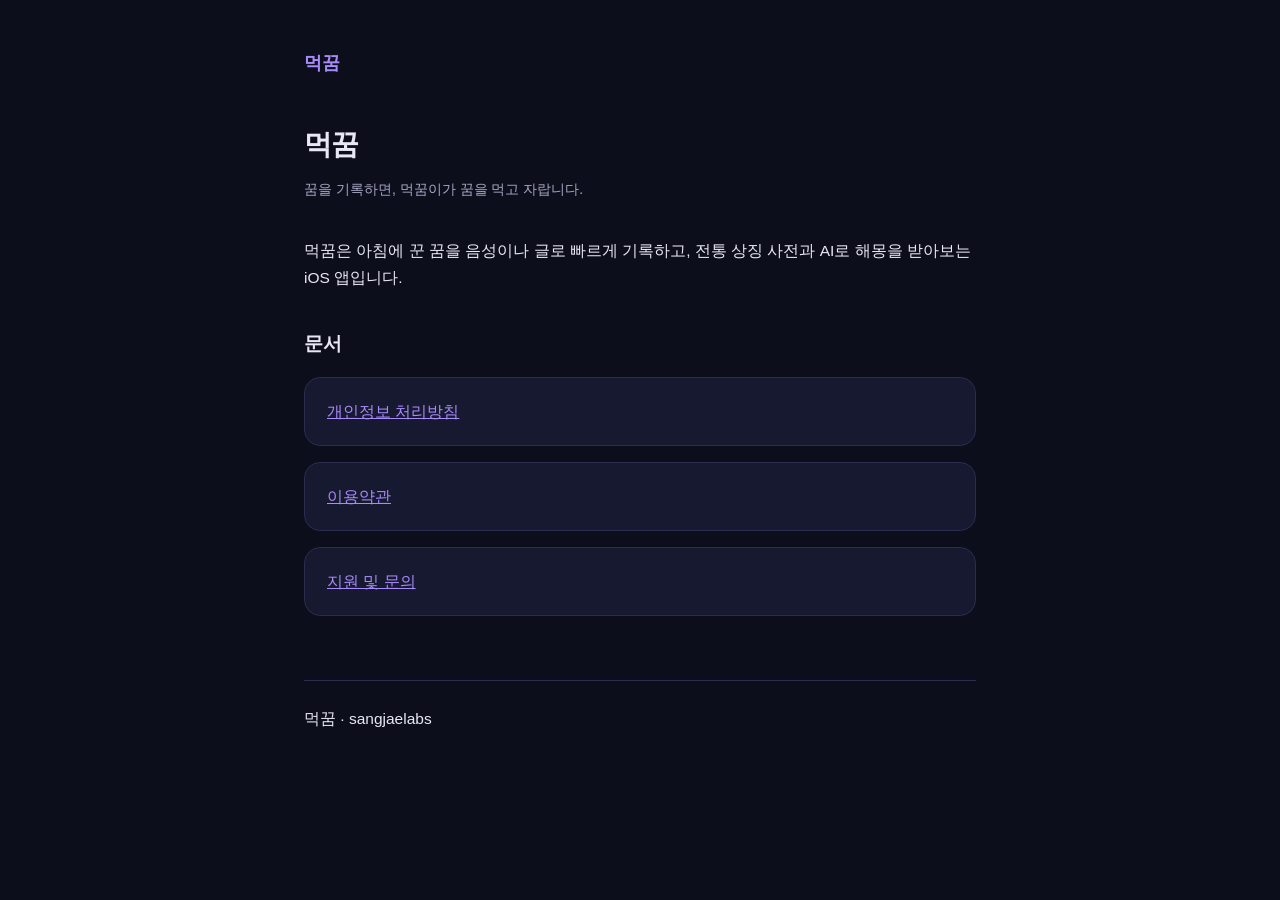
<file: index.html>
<!doctype html>
<html lang="ko">
<head>
<meta charset="utf-8">
<meta name="viewport" content="width=device-width, initial-scale=1">
<title>먹꿈</title>
<link rel="stylesheet" href="style.css">
</head>
<body>
<div class="wrap">
<header class="site"><a class="brand" href="./">먹꿈</a></header>

<h1>먹꿈</h1>
<p class="updated">꿈을 기록하면, 먹꿈이가 꿈을 먹고 자랍니다.</p>

<section>
<p>먹꿈은 아침에 꾼 꿈을 음성이나 글로 빠르게 기록하고, 전통 상징 사전과 AI로 해몽을 받아보는 iOS 앱입니다.</p>
</section>

<h2>문서</h2>
<section>
<div class="card"><p><a href="privacy">개인정보 처리방침</a></p></div>
<div class="card"><p><a href="terms">이용약관</a></p></div>
<div class="card"><p><a href="support">지원 및 문의</a></p></div>
</section>

<footer class="site">
<p>먹꿈 · sangjaelabs</p>
</footer>
</div>
</body>
</html>
</file>
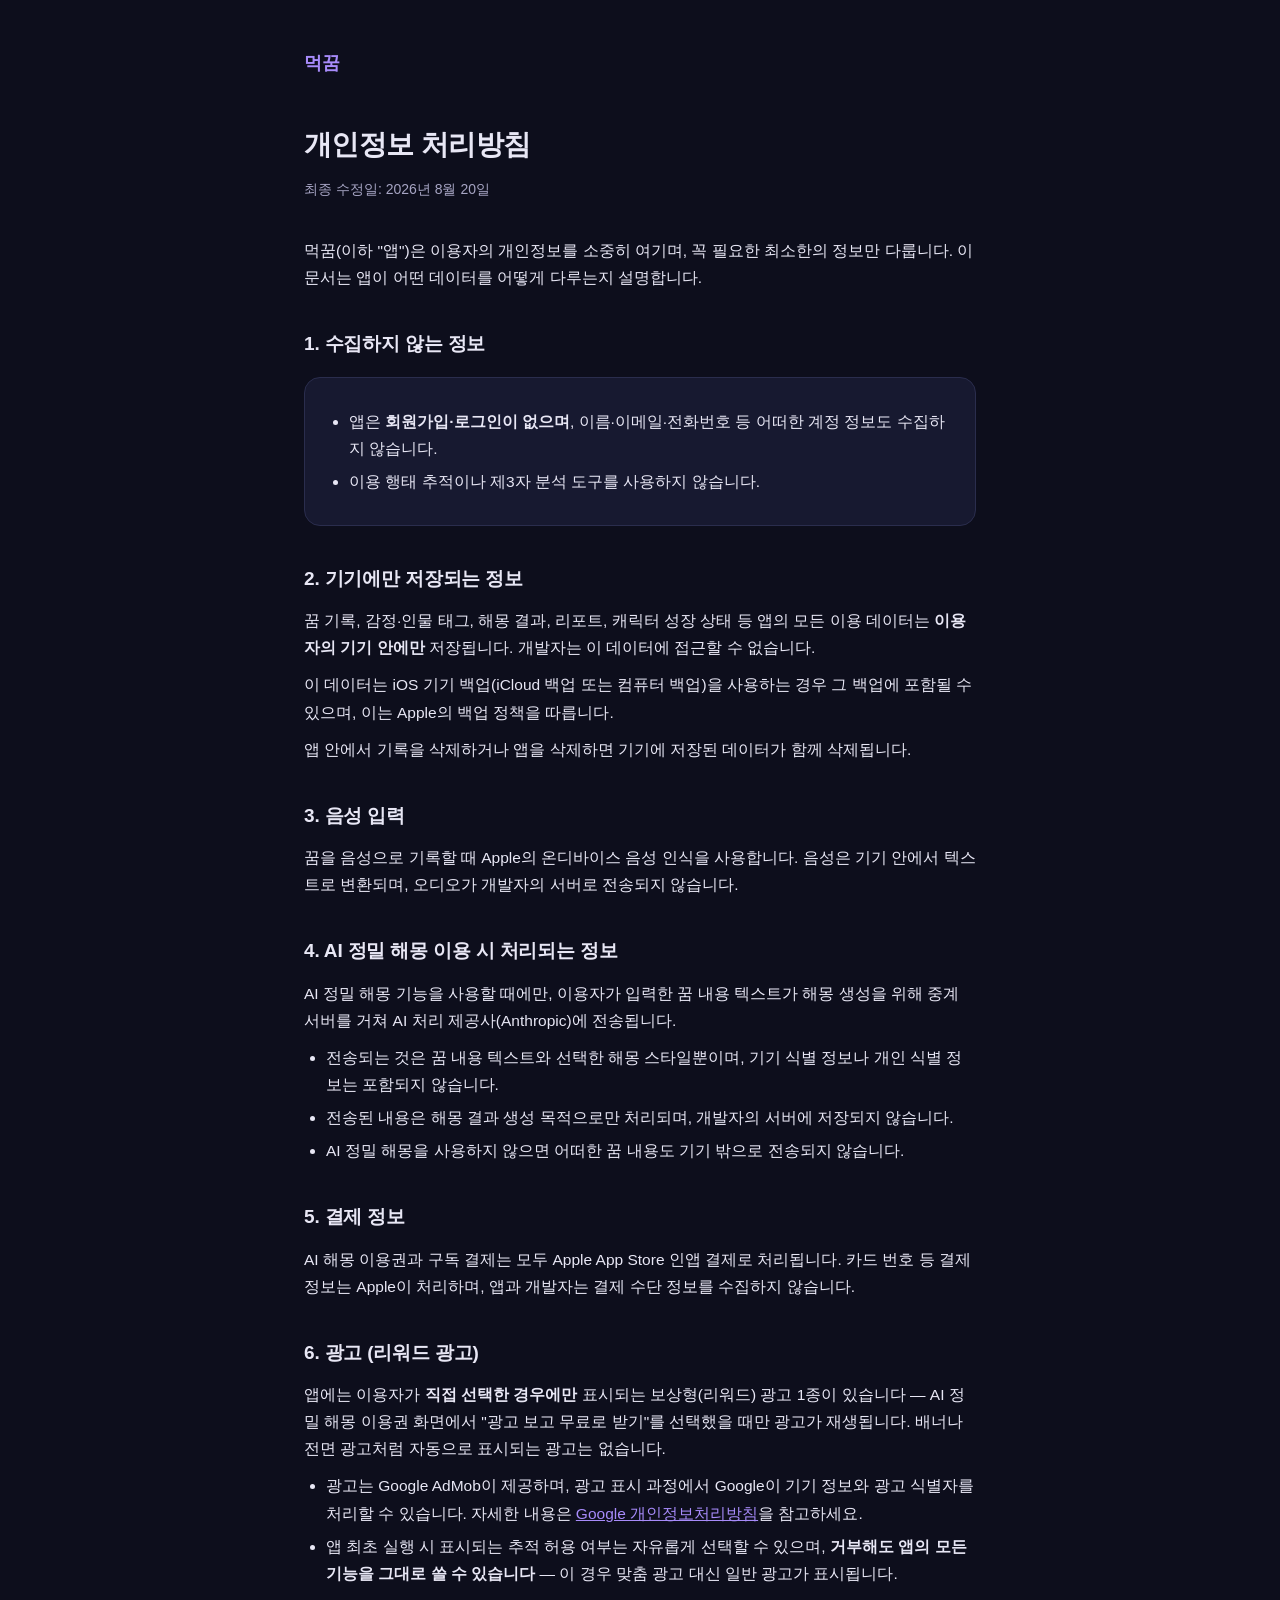
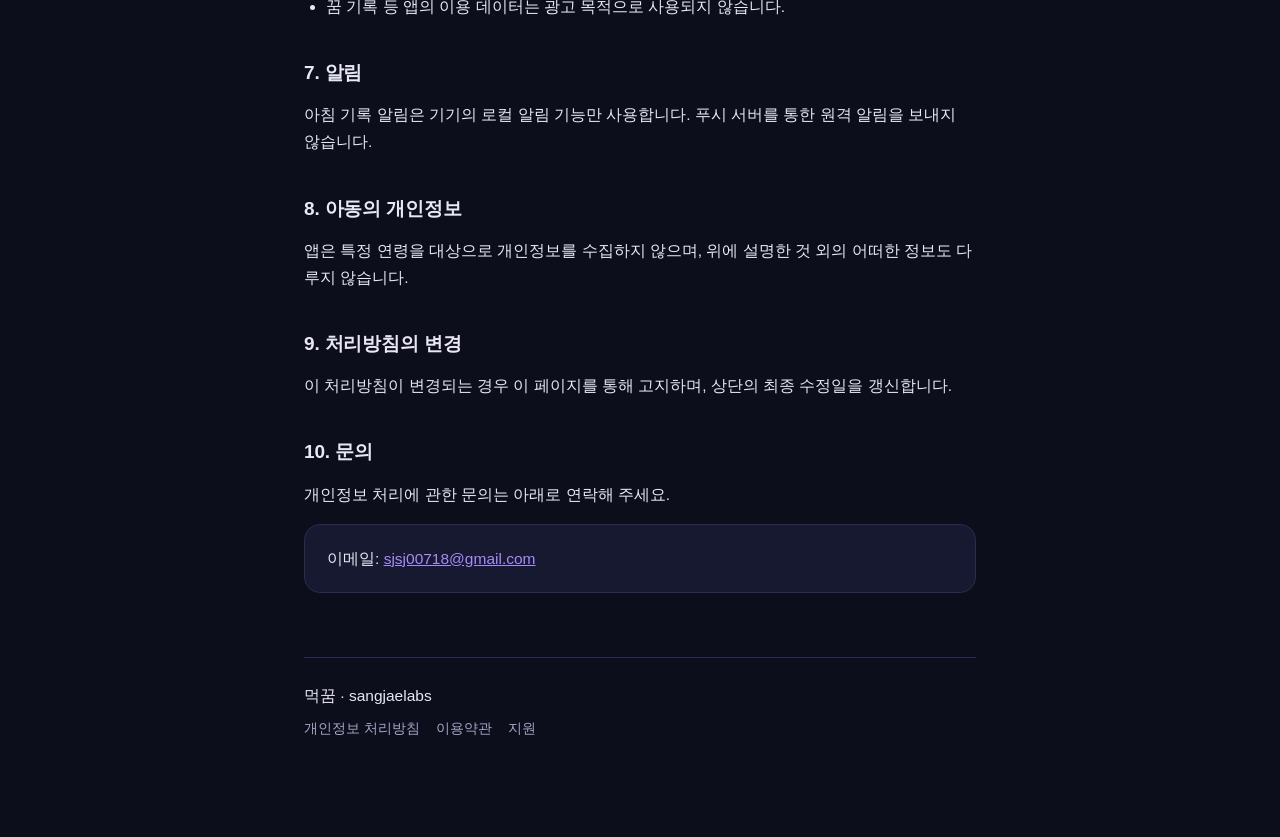
<file: privacy.html>
<!doctype html>
<html lang="ko">
<head>
<meta charset="utf-8">
<meta name="viewport" content="width=device-width, initial-scale=1">
<title>먹꿈 개인정보 처리방침</title>
<link rel="stylesheet" href="style.css">
</head>
<body>
<div class="wrap">
<header class="site"><a class="brand" href="./">먹꿈</a></header>

<h1>개인정보 처리방침</h1>
<p class="updated">최종 수정일: 2026년 8월 20일</p>

<section>
<p>먹꿈(이하 "앱")은 이용자의 개인정보를 소중히 여기며, 꼭 필요한 최소한의 정보만 다룹니다. 이 문서는 앱이 어떤 데이터를 어떻게 다루는지 설명합니다.</p>
</section>

<h2>1. 수집하지 않는 정보</h2>
<section>
<div class="card">
<ul>
<li>앱은 <strong>회원가입·로그인이 없으며</strong>, 이름·이메일·전화번호 등 어떠한 계정 정보도 수집하지 않습니다.</li>
<li>이용 행태 추적이나 제3자 분석 도구를 사용하지 않습니다.</li>
</ul>
</div>
</section>

<h2>2. 기기에만 저장되는 정보</h2>
<section>
<p>꿈 기록, 감정·인물 태그, 해몽 결과, 리포트, 캐릭터 성장 상태 등 앱의 모든 이용 데이터는 <strong>이용자의 기기 안에만</strong> 저장됩니다. 개발자는 이 데이터에 접근할 수 없습니다.</p>
<p>이 데이터는 iOS 기기 백업(iCloud 백업 또는 컴퓨터 백업)을 사용하는 경우 그 백업에 포함될 수 있으며, 이는 Apple의 백업 정책을 따릅니다.</p>
<p>앱 안에서 기록을 삭제하거나 앱을 삭제하면 기기에 저장된 데이터가 함께 삭제됩니다.</p>
</section>

<h2>3. 음성 입력</h2>
<section>
<p>꿈을 음성으로 기록할 때 Apple의 온디바이스 음성 인식을 사용합니다. 음성은 기기 안에서 텍스트로 변환되며, 오디오가 개발자의 서버로 전송되지 않습니다.</p>
</section>

<h2>4. AI 정밀 해몽 이용 시 처리되는 정보</h2>
<section>
<p>AI 정밀 해몽 기능을 사용할 때에만, 이용자가 입력한 꿈 내용 텍스트가 해몽 생성을 위해 중계 서버를 거쳐 AI 처리 제공사(Anthropic)에 전송됩니다.</p>
<ul>
<li>전송되는 것은 꿈 내용 텍스트와 선택한 해몽 스타일뿐이며, 기기 식별 정보나 개인 식별 정보는 포함되지 않습니다.</li>
<li>전송된 내용은 해몽 결과 생성 목적으로만 처리되며, 개발자의 서버에 저장되지 않습니다.</li>
<li>AI 정밀 해몽을 사용하지 않으면 어떠한 꿈 내용도 기기 밖으로 전송되지 않습니다.</li>
</ul>
</section>

<h2>5. 결제 정보</h2>
<section>
<p>AI 해몽 이용권과 구독 결제는 모두 Apple App Store 인앱 결제로 처리됩니다. 카드 번호 등 결제 정보는 Apple이 처리하며, 앱과 개발자는 결제 수단 정보를 수집하지 않습니다.</p>
</section>

<h2>6. 광고 (리워드 광고)</h2>
<section>
<p>앱에는 이용자가 <strong>직접 선택한 경우에만</strong> 표시되는 보상형(리워드) 광고 1종이 있습니다 — AI 정밀 해몽 이용권 화면에서 "광고 보고 무료로 받기"를 선택했을 때만 광고가 재생됩니다. 배너나 전면 광고처럼 자동으로 표시되는 광고는 없습니다.</p>
<ul>
<li>광고는 Google AdMob이 제공하며, 광고 표시 과정에서 Google이 기기 정보와 광고 식별자를 처리할 수 있습니다. 자세한 내용은 <a href="https://policies.google.com/privacy" rel="noopener">Google 개인정보처리방침</a>을 참고하세요.</li>
<li>앱 최초 실행 시 표시되는 추적 허용 여부는 자유롭게 선택할 수 있으며, <strong>거부해도 앱의 모든 기능을 그대로 쓸 수 있습니다</strong> — 이 경우 맞춤 광고 대신 일반 광고가 표시됩니다.</li>
<li>꿈 기록 등 앱의 이용 데이터는 광고 목적으로 사용되지 않습니다.</li>
</ul>
</section>

<h2>7. 알림</h2>
<section>
<p>아침 기록 알림은 기기의 로컬 알림 기능만 사용합니다. 푸시 서버를 통한 원격 알림을 보내지 않습니다.</p>
</section>

<h2>8. 아동의 개인정보</h2>
<section>
<p>앱은 특정 연령을 대상으로 개인정보를 수집하지 않으며, 위에 설명한 것 외의 어떠한 정보도 다루지 않습니다.</p>
</section>

<h2>9. 처리방침의 변경</h2>
<section>
<p>이 처리방침이 변경되는 경우 이 페이지를 통해 고지하며, 상단의 최종 수정일을 갱신합니다.</p>
</section>

<h2>10. 문의</h2>
<section>
<p>개인정보 처리에 관한 문의는 아래로 연락해 주세요.</p>
<div class="card"><p>이메일: <a href="mailto:sjsj00718@gmail.com">sjsj00718@gmail.com</a></p></div>
</section>

<footer class="site">
<p>먹꿈 · sangjaelabs</p>
<nav class="pages">
<a href="privacy">개인정보 처리방침</a>
<a href="terms">이용약관</a>
<a href="support">지원</a>
</nav>
</footer>
</div>
</body>
</html>
</file>
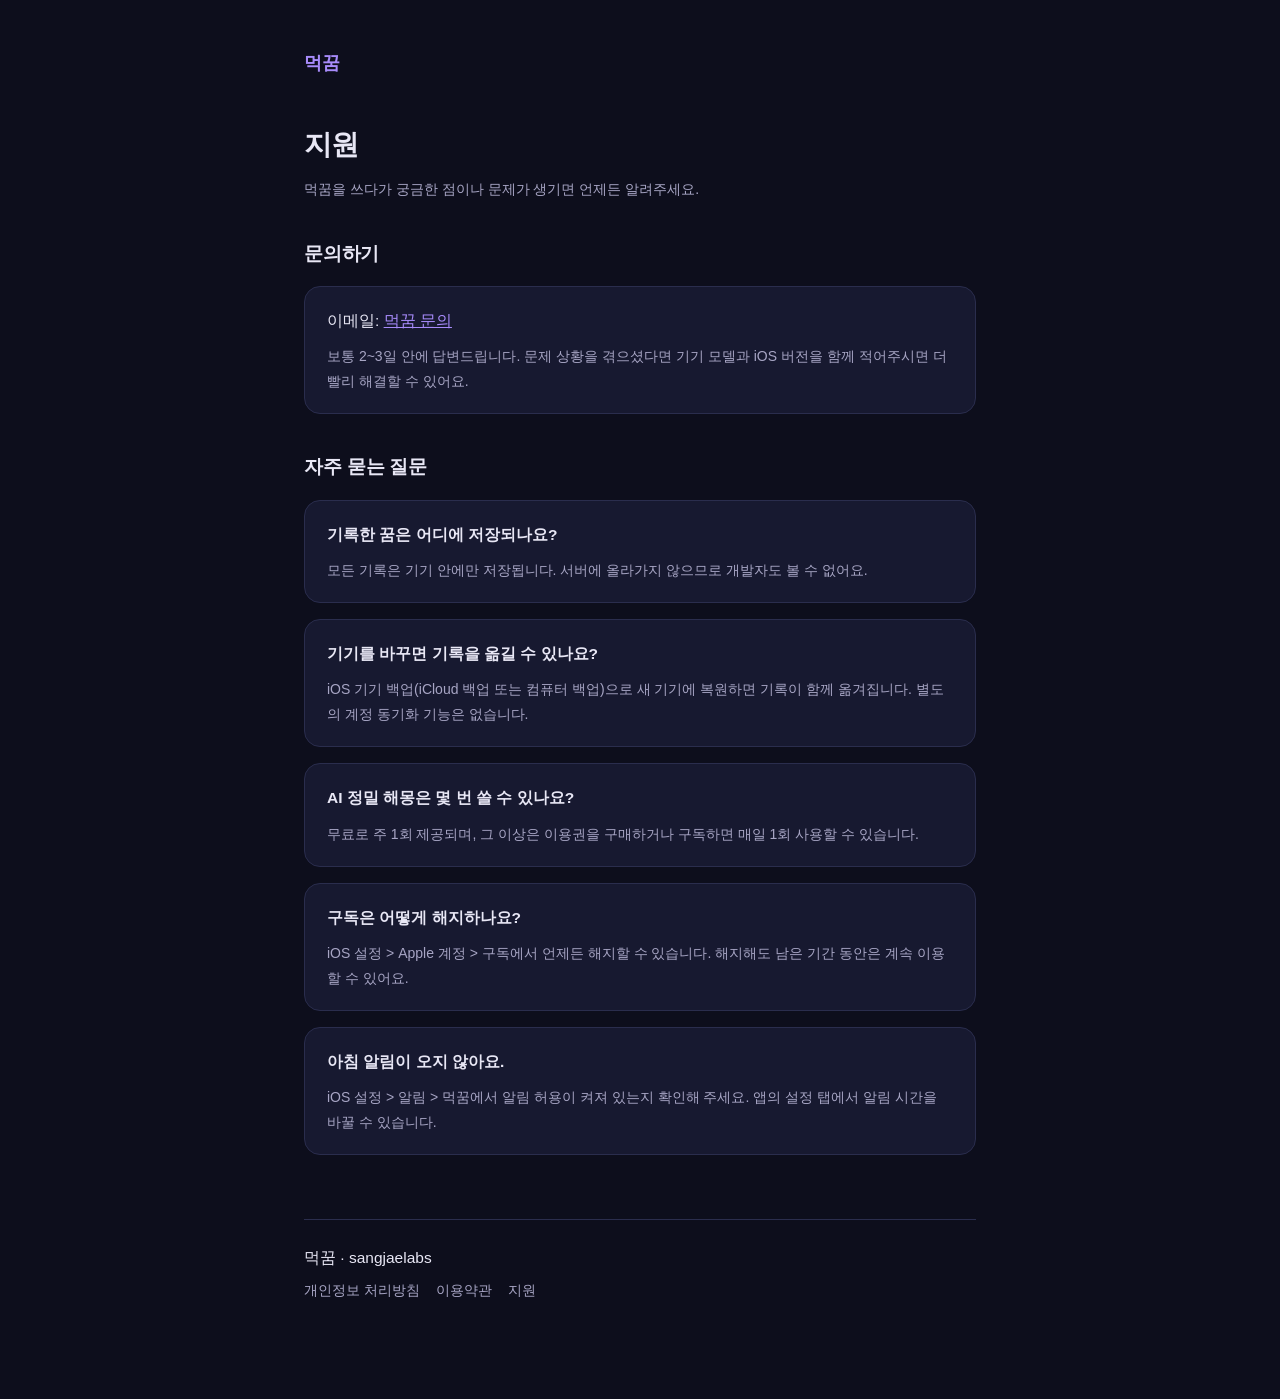
<file: support.html>
<!doctype html>
<html lang="ko">
<head>
<meta charset="utf-8">
<meta name="viewport" content="width=device-width, initial-scale=1">
<title>먹꿈 지원</title>
<link rel="stylesheet" href="style.css">
</head>
<body>
<div class="wrap">
<header class="site"><a class="brand" href="./">먹꿈</a></header>

<h1>지원</h1>
<p class="updated">먹꿈을 쓰다가 궁금한 점이나 문제가 생기면 언제든 알려주세요.</p>

<h2>문의하기</h2>
<section>
<div class="card">
<p>이메일: <a href="mailto:sjsj00718@gmail.com">먹꿈 문의</a></p>
<p class="muted">보통 2~3일 안에 답변드립니다. 문제 상황을 겪으셨다면 기기 모델과 iOS 버전을 함께 적어주시면 더 빨리 해결할 수 있어요.</p>
</div>
</section>

<h2>자주 묻는 질문</h2>
<section>
<div class="card">
<p><strong>기록한 꿈은 어디에 저장되나요?</strong></p>
<p class="muted">모든 기록은 기기 안에만 저장됩니다. 서버에 올라가지 않으므로 개발자도 볼 수 없어요.</p>
</div>
<div class="card">
<p><strong>기기를 바꾸면 기록을 옮길 수 있나요?</strong></p>
<p class="muted">iOS 기기 백업(iCloud 백업 또는 컴퓨터 백업)으로 새 기기에 복원하면 기록이 함께 옮겨집니다. 별도의 계정 동기화 기능은 없습니다.</p>
</div>
<div class="card">
<p><strong>AI 정밀 해몽은 몇 번 쓸 수 있나요?</strong></p>
<p class="muted">무료로 주 1회 제공되며, 그 이상은 이용권을 구매하거나 구독하면 매일 1회 사용할 수 있습니다.</p>
</div>
<div class="card">
<p><strong>구독은 어떻게 해지하나요?</strong></p>
<p class="muted">iOS 설정 &gt; Apple 계정 &gt; 구독에서 언제든 해지할 수 있습니다. 해지해도 남은 기간 동안은 계속 이용할 수 있어요.</p>
</div>
<div class="card">
<p><strong>아침 알림이 오지 않아요.</strong></p>
<p class="muted">iOS 설정 &gt; 알림 &gt; 먹꿈에서 알림 허용이 켜져 있는지 확인해 주세요. 앱의 설정 탭에서 알림 시간을 바꿀 수 있습니다.</p>
</div>
</section>

<footer class="site">
<p>먹꿈 · sangjaelabs</p>
<nav class="pages">
<a href="privacy">개인정보 처리방침</a>
<a href="terms">이용약관</a>
<a href="support">지원</a>
</nav>
</footer>
</div>
</body>
</html>
</file>
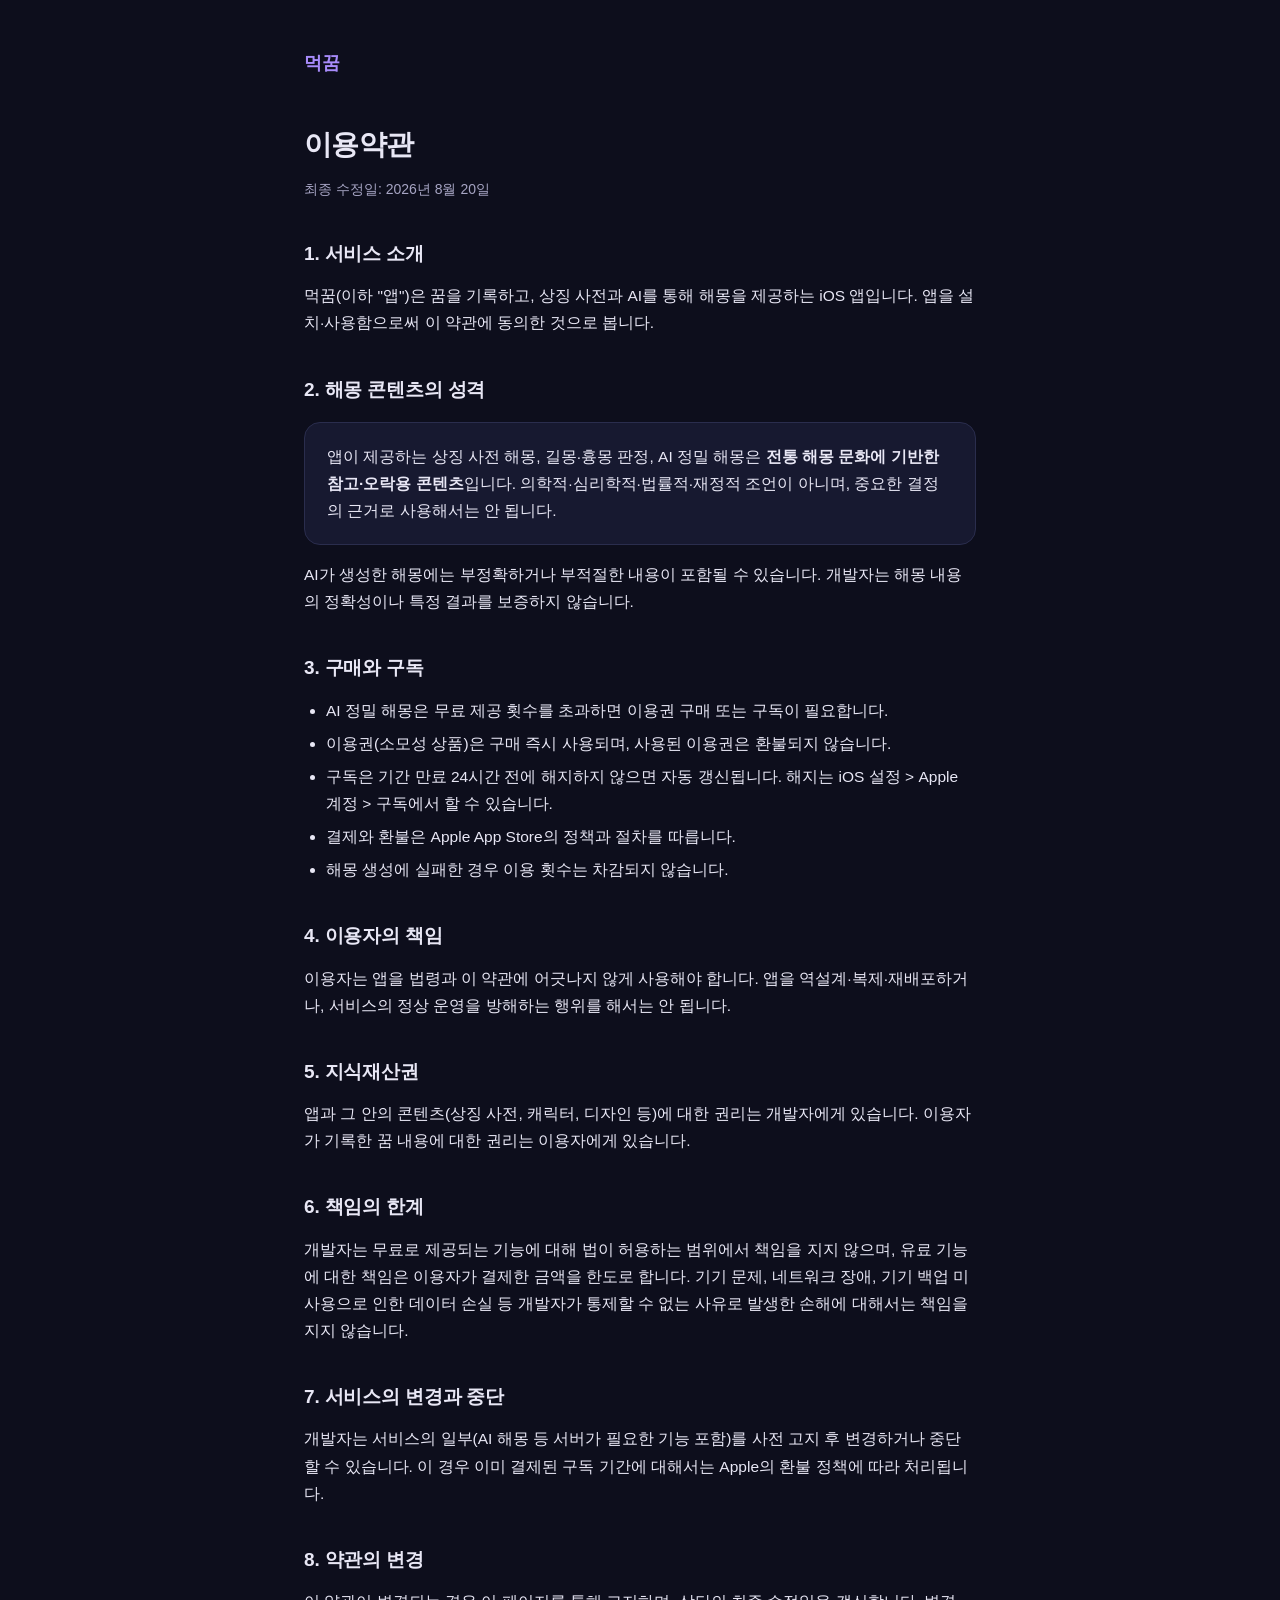
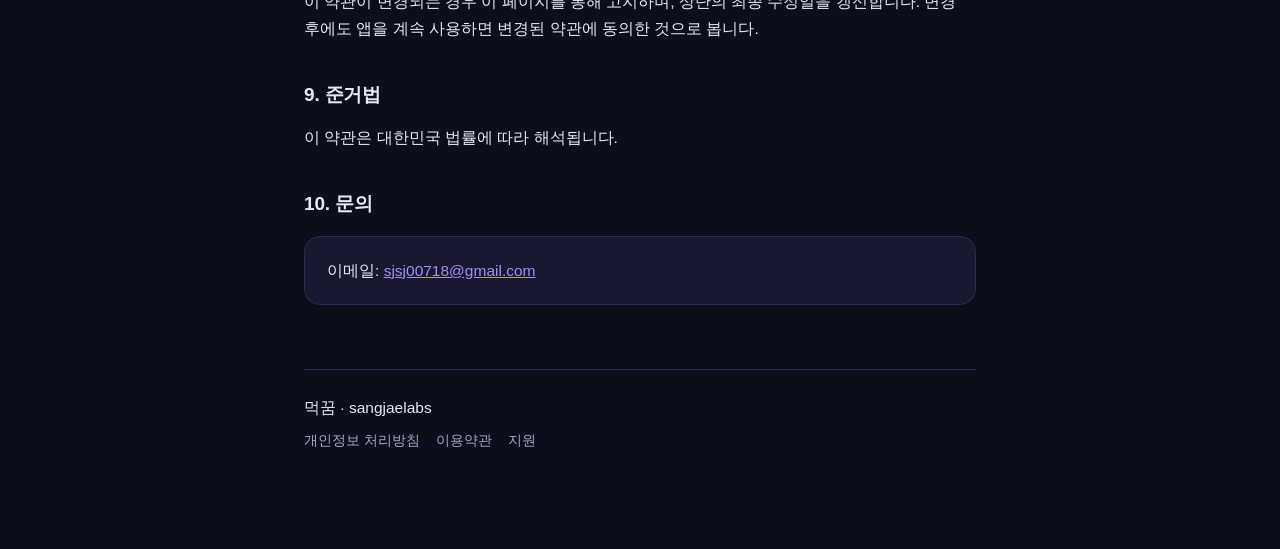
<file: terms.html>
<!doctype html>
<html lang="ko">
<head>
<meta charset="utf-8">
<meta name="viewport" content="width=device-width, initial-scale=1">
<title>먹꿈 이용약관</title>
<link rel="stylesheet" href="style.css">
</head>
<body>
<div class="wrap">
<header class="site"><a class="brand" href="./">먹꿈</a></header>

<h1>이용약관</h1>
<p class="updated">최종 수정일: 2026년 8월 20일</p>

<h2>1. 서비스 소개</h2>
<section>
<p>먹꿈(이하 "앱")은 꿈을 기록하고, 상징 사전과 AI를 통해 해몽을 제공하는 iOS 앱입니다. 앱을 설치·사용함으로써 이 약관에 동의한 것으로 봅니다.</p>
</section>

<h2>2. 해몽 콘텐츠의 성격</h2>
<section>
<div class="card">
<p>앱이 제공하는 상징 사전 해몽, 길몽·흉몽 판정, AI 정밀 해몽은 <strong>전통 해몽 문화에 기반한 참고·오락용 콘텐츠</strong>입니다. 의학적·심리학적·법률적·재정적 조언이 아니며, 중요한 결정의 근거로 사용해서는 안 됩니다.</p>
</div>
<p>AI가 생성한 해몽에는 부정확하거나 부적절한 내용이 포함될 수 있습니다. 개발자는 해몽 내용의 정확성이나 특정 결과를 보증하지 않습니다.</p>
</section>

<h2>3. 구매와 구독</h2>
<section>
<ul>
<li>AI 정밀 해몽은 무료 제공 횟수를 초과하면 이용권 구매 또는 구독이 필요합니다.</li>
<li>이용권(소모성 상품)은 구매 즉시 사용되며, 사용된 이용권은 환불되지 않습니다.</li>
<li>구독은 기간 만료 24시간 전에 해지하지 않으면 자동 갱신됩니다. 해지는 iOS 설정 &gt; Apple 계정 &gt; 구독에서 할 수 있습니다.</li>
<li>결제와 환불은 Apple App Store의 정책과 절차를 따릅니다.</li>
<li>해몽 생성에 실패한 경우 이용 횟수는 차감되지 않습니다.</li>
</ul>
</section>

<h2>4. 이용자의 책임</h2>
<section>
<p>이용자는 앱을 법령과 이 약관에 어긋나지 않게 사용해야 합니다. 앱을 역설계·복제·재배포하거나, 서비스의 정상 운영을 방해하는 행위를 해서는 안 됩니다.</p>
</section>

<h2>5. 지식재산권</h2>
<section>
<p>앱과 그 안의 콘텐츠(상징 사전, 캐릭터, 디자인 등)에 대한 권리는 개발자에게 있습니다. 이용자가 기록한 꿈 내용에 대한 권리는 이용자에게 있습니다.</p>
</section>

<h2>6. 책임의 한계</h2>
<section>
<p>개발자는 무료로 제공되는 기능에 대해 법이 허용하는 범위에서 책임을 지지 않으며, 유료 기능에 대한 책임은 이용자가 결제한 금액을 한도로 합니다. 기기 문제, 네트워크 장애, 기기 백업 미사용으로 인한 데이터 손실 등 개발자가 통제할 수 없는 사유로 발생한 손해에 대해서는 책임을 지지 않습니다.</p>
</section>

<h2>7. 서비스의 변경과 중단</h2>
<section>
<p>개발자는 서비스의 일부(AI 해몽 등 서버가 필요한 기능 포함)를 사전 고지 후 변경하거나 중단할 수 있습니다. 이 경우 이미 결제된 구독 기간에 대해서는 Apple의 환불 정책에 따라 처리됩니다.</p>
</section>

<h2>8. 약관의 변경</h2>
<section>
<p>이 약관이 변경되는 경우 이 페이지를 통해 고지하며, 상단의 최종 수정일을 갱신합니다. 변경 후에도 앱을 계속 사용하면 변경된 약관에 동의한 것으로 봅니다.</p>
</section>

<h2>9. 준거법</h2>
<section>
<p>이 약관은 대한민국 법률에 따라 해석됩니다.</p>
</section>

<h2>10. 문의</h2>
<section>
<div class="card"><p>이메일: <a href="mailto:sjsj00718@gmail.com">sjsj00718@gmail.com</a></p></div>
</section>

<footer class="site">
<p>먹꿈 · sangjaelabs</p>
<nav class="pages">
<a href="privacy">개인정보 처리방침</a>
<a href="terms">이용약관</a>
<a href="support">지원</a>
</nav>
</footer>
</div>
</body>
</html>
</file>
<file: style.css>
:root {
  --bg: #0d0e1c;
  --surface: #171930;
  --border: #2a2d4d;
  --text: #e8e7f5;
  --text-secondary: #a7a5c4;
  --brand: #a78bfa;
}
* { margin: 0; padding: 0; box-sizing: border-box; }
body {
  background: var(--bg);
  color: var(--text);
  font-family: "Apple SD Gothic Neo", "Pretendard", -apple-system, BlinkMacSystemFont, sans-serif;
  line-height: 1.75;
  -webkit-font-smoothing: antialiased;
}
.wrap { max-width: 720px; margin: 0 auto; padding: 48px 24px 96px; }
header.site { margin-bottom: 40px; }
header.site a.brand {
  color: var(--brand);
  text-decoration: none;
  font-weight: 700;
  font-size: 18px;
  letter-spacing: -0.02em;
}
h1 { font-size: 28px; letter-spacing: -0.02em; margin-bottom: 8px; }
p.updated { color: var(--text-secondary); font-size: 14px; margin-bottom: 36px; }
h2 { font-size: 19px; margin: 36px 0 12px; letter-spacing: -0.01em; }
p, li { color: var(--text); font-size: 15.5px; }
section p + p { margin-top: 10px; }
ul { padding-left: 22px; margin: 10px 0; }
li { margin: 6px 0; }
a { color: var(--brand); }
.card {
  background: var(--surface);
  border: 1px solid var(--border);
  border-radius: 16px;
  padding: 20px 22px;
  margin: 16px 0;
}
.muted { color: var(--text-secondary); font-size: 14px; }
footer.site {
  margin-top: 64px;
  padding-top: 24px;
  border-top: 1px solid var(--border);
  color: var(--text-secondary);
  font-size: 13.5px;
}
nav.pages { display: flex; gap: 16px; margin-top: 8px; flex-wrap: wrap; }
nav.pages a { font-size: 13.5px; color: var(--text-secondary); text-decoration: none; }
nav.pages a:hover { color: var(--brand); }
</file>
